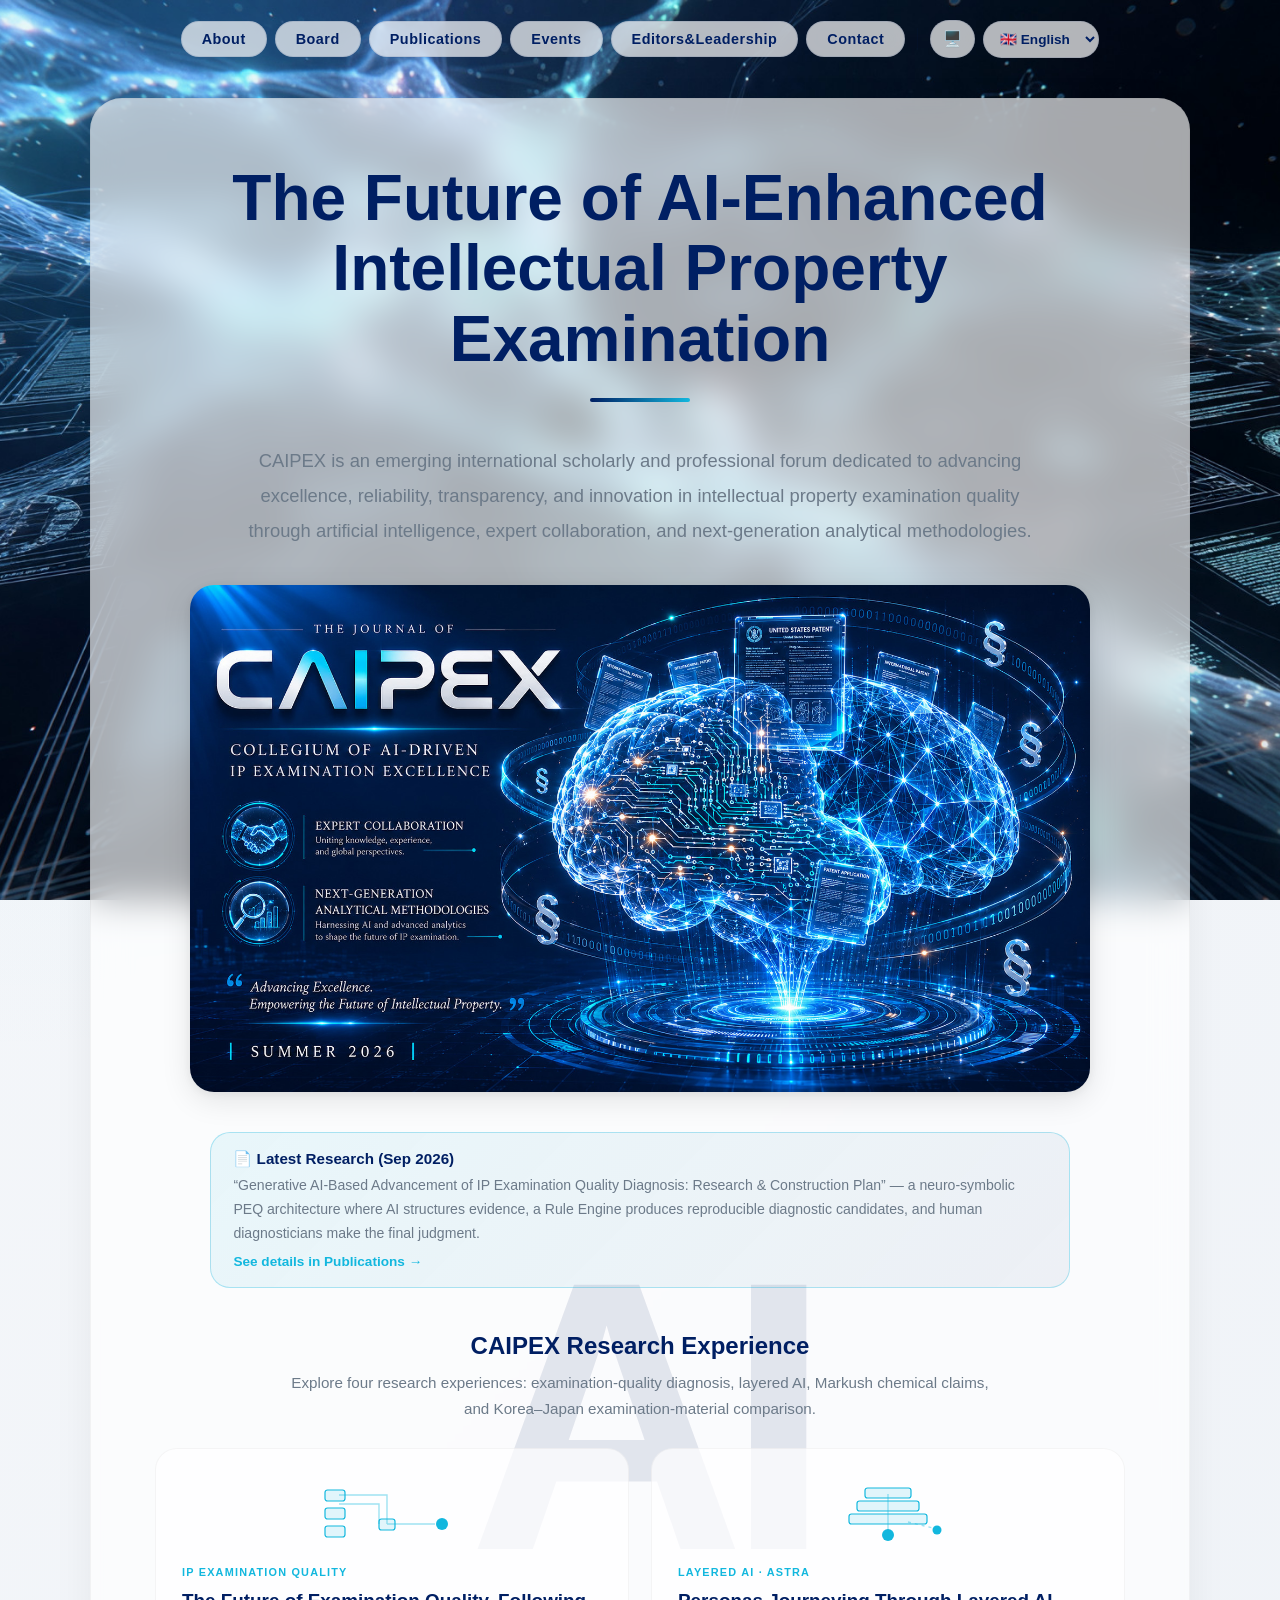
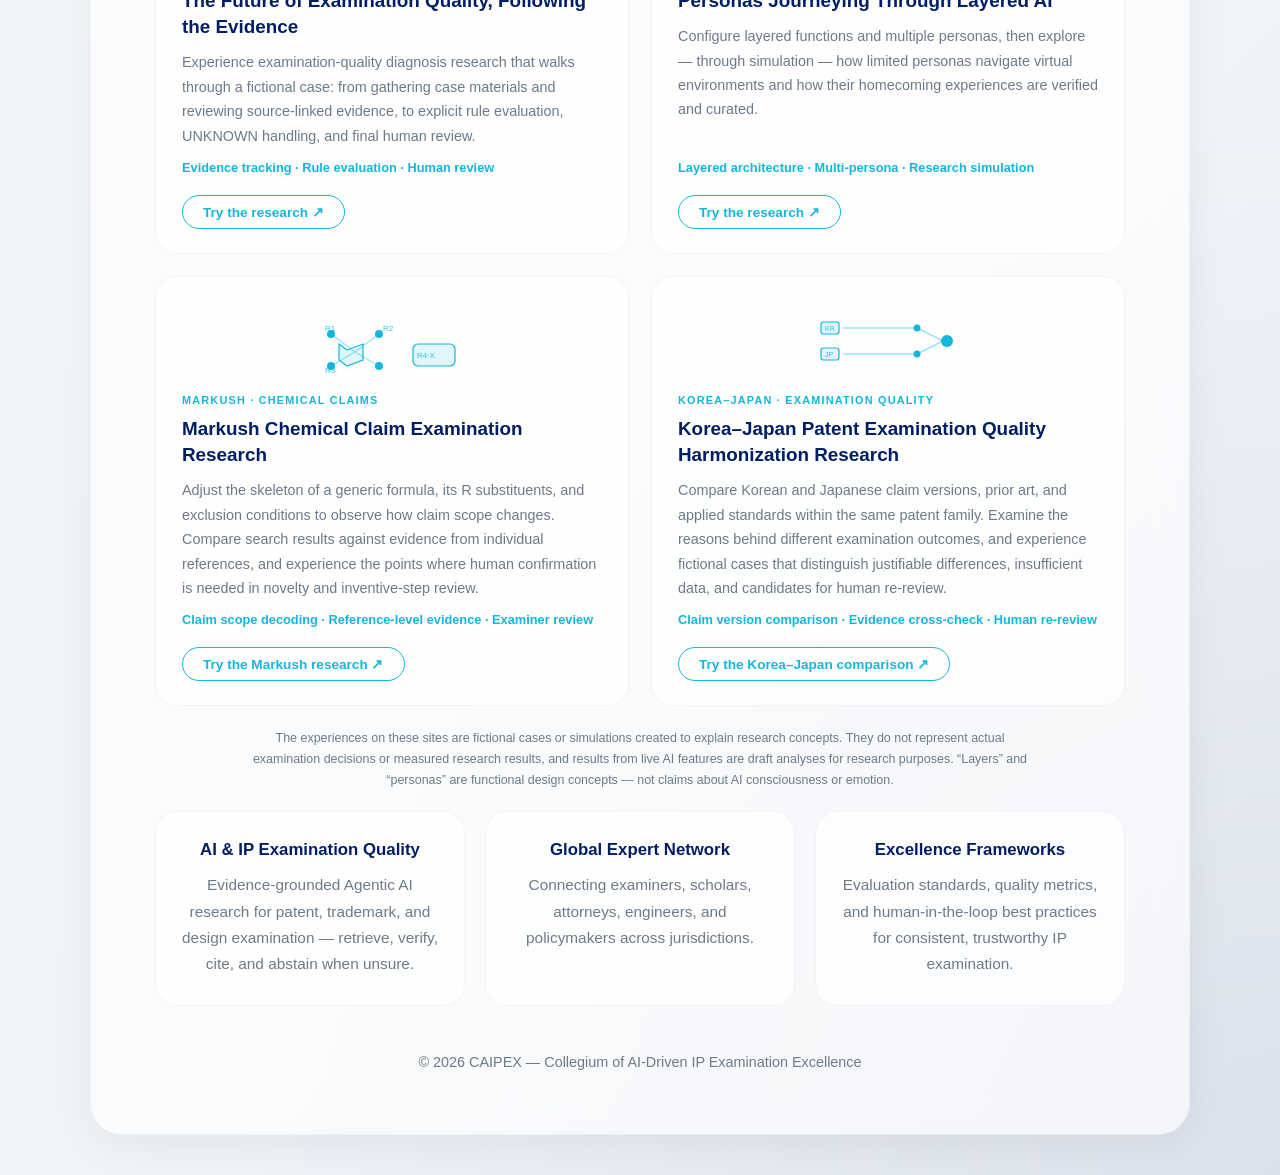
<file: index.html>
<!DOCTYPE html>
<html lang="en">
<head>
  <meta charset="UTF-8" />
  <meta name="viewport" content="width=device-width, initial-scale=1.0" />
  <title>CAIPEX — Official Website</title>
  <meta
    name="description"
    content="CAIPEX - Collegium of AI-Driven IP Examination Excellence. Advancing excellence in intellectual property examination quality through AI-driven expertise and global collaboration."
  />
  <link rel="stylesheet" href="assets/site.css" />
  <link rel="icon" href="favicon.svg" type="image/svg+xml" />
  <script src="assets/i18n.js"></script>
  <script>
    /* 테마 설정 — 페인트 전에 적용 (FOUC 방지), 기본값: 시스템 모드 */
    (function () {
      function resolveTheme(mode) {
        if (mode === 'dark') return 'dark';
        if (mode === 'light') return 'light';
        return window.matchMedia('(prefers-color-scheme: dark)').matches ? 'dark' : 'light';
      }
      var saved = localStorage.getItem('caipex-theme') || 'system';
      document.documentElement.setAttribute('data-theme', resolveTheme(saved));
      window.matchMedia('(prefers-color-scheme: dark)').addEventListener('change', function (e) {
        var mode = localStorage.getItem('caipex-theme') || 'system';
        if (mode === 'system') document.documentElement.setAttribute('data-theme', e.matches ? 'dark' : 'light');
      });
    })();
  </script>
</head>
<body>

  <div class="bg-shape"></div>

  <!-- 네비게이션 -->
  <nav class="navbar">
    <a class="nav-btn" href="https://caipex.site/about.html" data-i18n="nav.about">About</a>
    <a class="nav-btn" href="https://trademark.moip.ai.kr" data-i18n="nav.board">Board</a>
    <a class="nav-btn" href="https://caipex.site/publications.html" data-i18n="nav.publications">Publications</a>
    <a class="nav-btn" href="https://caipex.site/events.html" data-i18n="nav.events">Events</a>
    <a class="nav-btn" href="https://caipex.site/members.html" data-i18n="nav.members">Editors&Leadership</a>
    <a class="nav-btn" href="https://caipex.site/contact.html" data-i18n="nav.contact">Contact</a>
    <span class="nav-sep"></span>
    <button class="theme-toggle" id="themeToggle" title="System mode">🖥️</button>
    <select class="lang-select" id="langSelect" aria-label="Language"></select>
  </nav>

  <div class="container">
    <section class="hero watermark-ai">

      <h1 data-i18n="index.title" data-i18n-html>
        The Future of <span>AI-Enhanced</span><br />
        Intellectual Property Examination
      </h1>

      <div class="divider"></div>

      <p class="subtitle" data-i18n="index.subtitle">
        CAIPEX is an emerging international scholarly and professional
        forum dedicated to advancing excellence, reliability, transparency,
        and innovation in intellectual property examination quality through
        artificial intelligence, expert collaboration, and next-generation
        analytical methodologies.
      </p>

      <img
        src="hero-image.jpg"
        alt="CAIPEX Conference"
        class="hero-image"
      />

      <!-- 최신 연구 하이라이트 (2026.09 논문 기반 콘텐츠 최신화) -->
      <div class="research-highlight">
        <div class="rh-title" data-i18n="index.researchTitle">📄 Latest Research (Sep 2026)</div>
        <div class="rh-desc" data-i18n="index.researchDesc">
          “Generative AI-Based Advancement of IP Examination Quality Diagnosis: Research &amp; Construction Plan” — a neuro-symbolic PEQ architecture where AI structures evidence, a Rule Engine produces reproducible diagnostic candidates, and human diagnosticians make the final judgment.
        </div>
        <a class="rh-link" href="https://caipex.site/publications.html" data-i18n="index.researchLink">See details in Publications →</a>
      </div>

      <!-- CAIPEX 연구 체험 (연결 사이트 카드) -->
      <div class="research-section">
        <h2 class="research-section-title" data-i18n="research.sectionTitle">CAIPEX Research Experience</h2>
        <p class="research-section-intro" data-i18n="research.sectionIntro">
          Explore four research experiences: examination-quality diagnosis, layered AI, Markush chemical claims, and Korea–Japan examination-material comparison.
        </p>
        <div class="research-grid">

          <!-- 카드 1: 심사품질 고도화 연구 -->
          <a class="research-card" href="https://research.caipex.site/" target="_blank" rel="noopener noreferrer">
            <div class="research-graphic" aria-hidden="true">
              <!-- 문서 → 사실 → 규칙·근거 흐름 (장식용 선·노드) -->
              <svg viewBox="0 0 150 64" focusable="false">
                <g class="g-line">
                  <path d="M22 13 L70 13 L70 42" />
                  <path d="M22 22 L62 22 L62 42" />
                  <path d="M70 42 L118 42" />
                </g>
                <g class="g-fill">
                  <rect x="8" y="8" width="20" height="11" rx="2.5" />
                  <rect x="8" y="26" width="20" height="11" rx="2.5" />
                  <rect x="8" y="44" width="20" height="11" rx="2.5" />
                  <rect x="62" y="37" width="16" height="11" rx="2.5" />
                </g>
                <g class="g-dot">
                  <circle cx="125" cy="42" r="6" />
                  <path d="M123 39.5 L124.5 42 L129 39" class="g-line" stroke-width="1.6" opacity="0.9" />
                </g>
              </svg>
            </div>
            <div class="research-tag" data-i18n="research.card1.tag">IP EXAMINATION QUALITY</div>
            <h3 class="research-card-title" data-i18n="research.card1.title">The Future of Examination Quality, Following the Evidence</h3>
            <p class="research-card-desc" data-i18n="research.card1.desc">
              Experience examination-quality diagnosis research that walks through a fictional case: from gathering case materials and reviewing source-linked evidence, to explicit rule evaluation, UNKNOWN handling, and final human review.
            </p>
            <div class="research-keywords" data-i18n="research.card1.keywords">Evidence tracking · Rule evaluation · Human review</div>
            <span class="research-btn"><span data-i18n="research.tryButton">Try the research ↗</span><span class="sr-only" data-i18n="research.openNewTab">(opens in a new tab)</span></span>
          </a>

          <!-- 카드 2: Astra 계층형 AI 연구 -->
          <a class="research-card" href="https://layer.caipex.site/" target="_blank" rel="noopener noreferrer">
            <div class="research-graphic" aria-hidden="true">
              <!-- 기능 계층과 페르소나 연결 (장식용 계층 그래픽) -->
              <svg viewBox="0 0 150 64" focusable="false">
                <g class="g-line">
                  <path d="M75 12 L75 48" />
                  <path d="M95 40 L120 46" stroke-dasharray="3 4" />
                </g>
                <g class="g-fill">
                  <rect x="52" y="6" width="46" height="10" rx="2.5" />
                  <rect x="44" y="19" width="62" height="10" rx="2.5" />
                  <rect x="36" y="32" width="78" height="10" rx="2.5" />
                </g>
                <g class="g-dot">
                  <circle cx="75" cy="53" r="6" />
                  <circle cx="124" cy="48" r="4.5" />
                </g>
              </svg>
            </div>
            <div class="research-tag" data-i18n="research.card2.tag">LAYERED AI · ASTRA</div>
            <h3 class="research-card-title" data-i18n="research.card2.title">Personas Journeying Through Layered AI</h3>
            <p class="research-card-desc" data-i18n="research.card2.desc">
              Configure layered functions and multiple personas, then explore — through simulation — how limited personas navigate virtual environments and how their homecoming experiences are verified and curated.
            </p>
            <div class="research-keywords" data-i18n="research.card2.keywords">Layered architecture · Multi-persona · Research simulation</div>
            <span class="research-btn"><span data-i18n="research.tryButton">Try the research ↗</span><span class="sr-only" data-i18n="research.openNewTab">(opens in a new tab)</span></span>
          </a>

          <!-- 카드 3: 마쿠쉬 화학 청구항 -->
          <a class="research-card" href="https://markush.caipex.site/" target="_blank" rel="noopener noreferrer">
            <div class="research-graphic" aria-hidden="true">
              <!-- 골격·치환기·범위 관계 (장식용, 특정 화합물 구조식 아님) -->
              <svg viewBox="0 0 150 64" focusable="false">
                <g class="g-line">
                  <path d="M38 42 L14 24" />
                  <path d="M38 42 L62 24" />
                  <path d="M38 42 L14 56" />
                  <path d="M38 42 L62 56" />
                </g>
                <g class="g-fill">
                  <path d="M30 40 L46 34 L46 50 L30 56 L22 50 L22 34 Z" />
                  <rect x="96" y="34" width="42" height="22" rx="5" />
                </g>
                <g class="g-dot">
                  <circle cx="14" cy="24" r="4" />
                  <circle cx="62" cy="24" r="4" />
                  <circle cx="14" cy="56" r="4" />
                  <circle cx="62" cy="56" r="4" />
                </g>
                <g class="g-label">
                  <text x="8" y="21" font-size="8" font-family="Segoe UI, Arial, sans-serif">R1</text>
                  <text x="66" y="21" font-size="8" font-family="Segoe UI, Arial, sans-serif">R2</text>
                  <text x="8" y="63" font-size="8" font-family="Segoe UI, Arial, sans-serif">R3</text>
                  <text x="100" y="48" font-size="8" font-family="Segoe UI, Arial, sans-serif">R4·X</text>
                </g>
              </svg>
            </div>
            <div class="research-tag" data-i18n="research.card3.tag">MARKUSH · CHEMICAL CLAIMS</div>
            <h3 class="research-card-title" data-i18n="research.card3.title">Markush Chemical Claim Examination Research</h3>
            <p class="research-card-desc" data-i18n="research.card3.desc">
              Adjust the skeleton of a generic formula, its R substituents, and exclusion conditions to observe how claim scope changes. Compare search results against evidence from individual references, and experience the points where human confirmation is needed in novelty and inventive-step review.
            </p>
            <div class="research-keywords" data-i18n="research.card3.keywords">Claim scope decoding · Reference-level evidence · Examiner review</div>
            <span class="research-btn"><span data-i18n="research.card3.button">Try the Markush research ↗</span><span class="sr-only" data-i18n="research.openNewTab">(opens in a new tab)</span></span>
          </a>

          <!-- 카드 4: 한·일 특허심사 품질 조율 -->
          <a class="research-card" href="https://moipharmony.caipex.site/" target="_blank" rel="noopener noreferrer">
            <div class="research-graphic" aria-hidden="true">
              <!-- 두 자료 흐름(KR/JP)의 대조와 재검토 지점 (장식용) -->
              <svg viewBox="0 0 150 64" focusable="false">
                <g class="g-line">
                  <path d="M30 18 L104 18" />
                  <path d="M30 44 L104 44" />
                  <path d="M104 18 L130 31" />
                  <path d="M104 44 L130 31" />
                </g>
                <g class="g-fill">
                  <rect x="8" y="12" width="18" height="12" rx="2.5" />
                  <rect x="8" y="38" width="18" height="12" rx="2.5" />
                </g>
                <g class="g-label">
                  <text x="12" y="21" font-size="7" font-family="Segoe UI, Arial, sans-serif">KR</text>
                  <text x="12" y="47" font-size="7" font-family="Segoe UI, Arial, sans-serif">JP</text>
                </g>
                <g class="g-dot">
                  <circle cx="104" cy="18" r="3.5" />
                  <circle cx="104" cy="44" r="3.5" />
                  <circle cx="134" cy="31" r="6" />
                </g>
              </svg>
            </div>
            <div class="research-tag" data-i18n="research.card4.tag">KOREA–JAPAN · EXAMINATION QUALITY</div>
            <h3 class="research-card-title" data-i18n="research.card4.title">Korea–Japan Patent Examination Quality Harmonization Research</h3>
            <p class="research-card-desc" data-i18n="research.card4.desc">
              Compare Korean and Japanese claim versions, prior art, and applied standards within the same patent family. Examine the reasons behind different examination outcomes, and experience fictional cases that distinguish justifiable differences, insufficient data, and candidates for human re-review.
            </p>
            <div class="research-keywords" data-i18n="research.card4.keywords">Claim version comparison · Evidence cross-check · Human re-review</div>
            <span class="research-btn"><span data-i18n="research.card4.button">Try the Korea–Japan comparison ↗</span><span class="sr-only" data-i18n="research.openNewTab">(opens in a new tab)</span></span>
          </a>

        </div>
        <p class="research-disclaimer" data-i18n="research.disclaimer">
          The experiences on these sites are fictional cases or simulations created to explain research concepts. They do not represent actual examination decisions or measured research results, and results from live AI features are draft analyses for research purposes. “Layers” and “personas” are functional design concepts — not claims about AI consciousness or emotion.
        </p>
      </div>

      <!-- Feature 카드 -->
      <div class="features">
        <div class="feature">
          <h3 data-i18n="index.f1.title">AI & IP Examination Quality</h3>
          <p data-i18n="index.f1.desc">
            Evidence-grounded Agentic AI research for patent, trademark, and design examination — retrieve, verify, cite, and abstain when unsure.
          </p>
        </div>

        <div class="feature">
          <h3 data-i18n="index.f2.title">Global Expert Network</h3>
          <p data-i18n="index.f2.desc">
            Connecting examiners, scholars, attorneys, engineers,
            and policymakers across jurisdictions.
          </p>
        </div>

        <div class="feature">
          <h3 data-i18n="index.f3.title">Excellence Frameworks</h3>
          <p data-i18n="index.f3.desc">
            Evaluation standards, quality metrics, and human-in-the-loop best practices for consistent, trustworthy IP examination.
          </p>
        </div>
      </div>

      <footer data-i18n="footer.copyright">
        © 2026 CAIPEX — Collegium of AI-Driven IP Examination Excellence
      </footer>

    </section>
  </div>

  <script src="assets/site.js"></script>
</body>
</html>
</file>
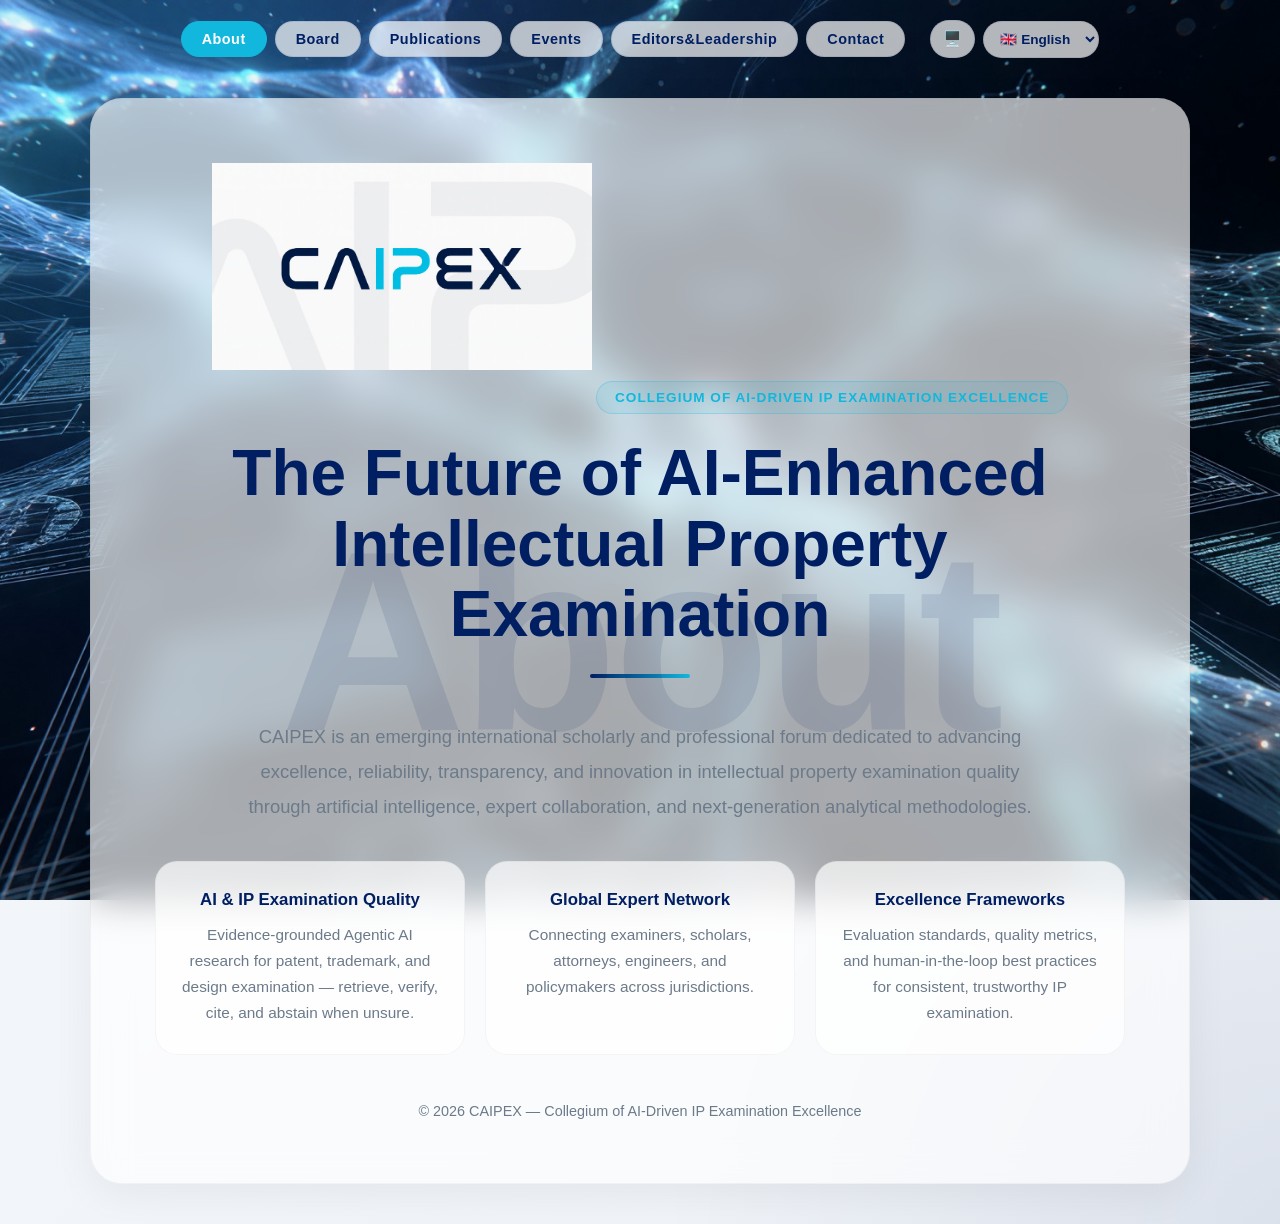
<file: about.html>
<!DOCTYPE html>
<html lang="en">
<head>
  <meta charset="UTF-8" />
  <meta name="viewport" content="width=device-width, initial-scale=1.0" />
  <title data-i18n="meta.about">CAIPEX — About</title>
  <meta
    name="description"
    content="CAIPEX - About — Collegium of AI-Driven IP Examination Excellence."
  />
  <link rel="stylesheet" href="assets/site.css" />
  <link rel="icon" href="favicon.svg" type="image/svg+xml" />
  <script src="assets/i18n.js"></script>
  <script>
    (function () {
      function resolveTheme(mode) {
        if (mode === 'dark') return 'dark';
        if (mode === 'light') return 'light';
        return window.matchMedia('(prefers-color-scheme: dark)').matches ? 'dark' : 'light';
      }
      var saved = localStorage.getItem('caipex-theme') || 'system';
      document.documentElement.setAttribute('data-theme', resolveTheme(saved));
      window.matchMedia('(prefers-color-scheme: dark)').addEventListener('change', function (e) {
        var mode = localStorage.getItem('caipex-theme') || 'system';
        if (mode === 'system') document.documentElement.setAttribute('data-theme', e.matches ? 'dark' : 'light');
      });
    })();
  </script>
</head>
<body>

  <div class="bg-shape"></div>

  <nav class="navbar">
    <a class="nav-btn active" href="https://caipex.site/about.html" data-i18n="nav.about">About</a>
    <a class="nav-btn" href="https://trademark.moip.ai.kr" data-i18n="nav.board">Board</a>
    <a class="nav-btn" href="https://caipex.site/publications.html" data-i18n="nav.publications">Publications</a>
    <a class="nav-btn" href="https://caipex.site/events.html" data-i18n="nav.events">Events</a>
    <a class="nav-btn" href="https://caipex.site/members.html" data-i18n="nav.members">Editors&Leadership</a>
    <a class="nav-btn" href="https://caipex.site/contact.html" data-i18n="nav.contact">Contact</a>
    <span class="nav-sep"></span>
    <button class="theme-toggle" id="themeToggle" title="System mode">🖥️</button>
    <select class="lang-select" id="langSelect" aria-label="Language"></select>
  </nav>

  <div class="container">
    <section class="hero watermark-about">

      <img
        src="caipexlogo.jpg"
        alt="CAIPEX Logo"
        class="logo"
      />

      <div class="tag" data-i18n="about.tag">
        COLLEGIUM OF AI-DRIVEN IP EXAMINATION EXCELLENCE
      </div>

      <h1 data-i18n="about.title" data-i18n-html>
        The Future of <span>AI-Enhanced</span><br />
        Intellectual Property Examination
      </h1>

      <div class="divider"></div>

      <p class="subtitle" data-i18n="about.subtitle">
        CAIPEX is an emerging international scholarly and professional
        forum dedicated to advancing excellence, reliability, transparency,
        and innovation in intellectual property examination quality through
        artificial intelligence, expert collaboration, and next-generation
        analytical methodologies.
      </p>

      <div class="features">
        <div class="feature">
          <h3 data-i18n="index.f1.title">AI & IP Examination Quality</h3>
          <p data-i18n="index.f1.desc">
            Evidence-grounded Agentic AI research for patent, trademark, and design examination — retrieve, verify, cite, and abstain when unsure.
          </p>
        </div>

        <div class="feature">
          <h3 data-i18n="index.f2.title">Global Expert Network</h3>
          <p data-i18n="index.f2.desc">
            Connecting examiners, scholars, attorneys, engineers,
            and policymakers across jurisdictions.
          </p>
        </div>

        <div class="feature">
          <h3 data-i18n="index.f3.title">Excellence Frameworks</h3>
          <p data-i18n="index.f3.desc">
            Evaluation standards, quality metrics, and human-in-the-loop best practices for consistent, trustworthy IP examination.
          </p>
        </div>
      </div>

      <footer data-i18n="footer.copyright">
        © 2026 CAIPEX — Collegium of AI-Driven IP Examination Excellence
      </footer>

    </section>
  </div>

  <script src="assets/site.js"></script>
</body>
</html>
</file>
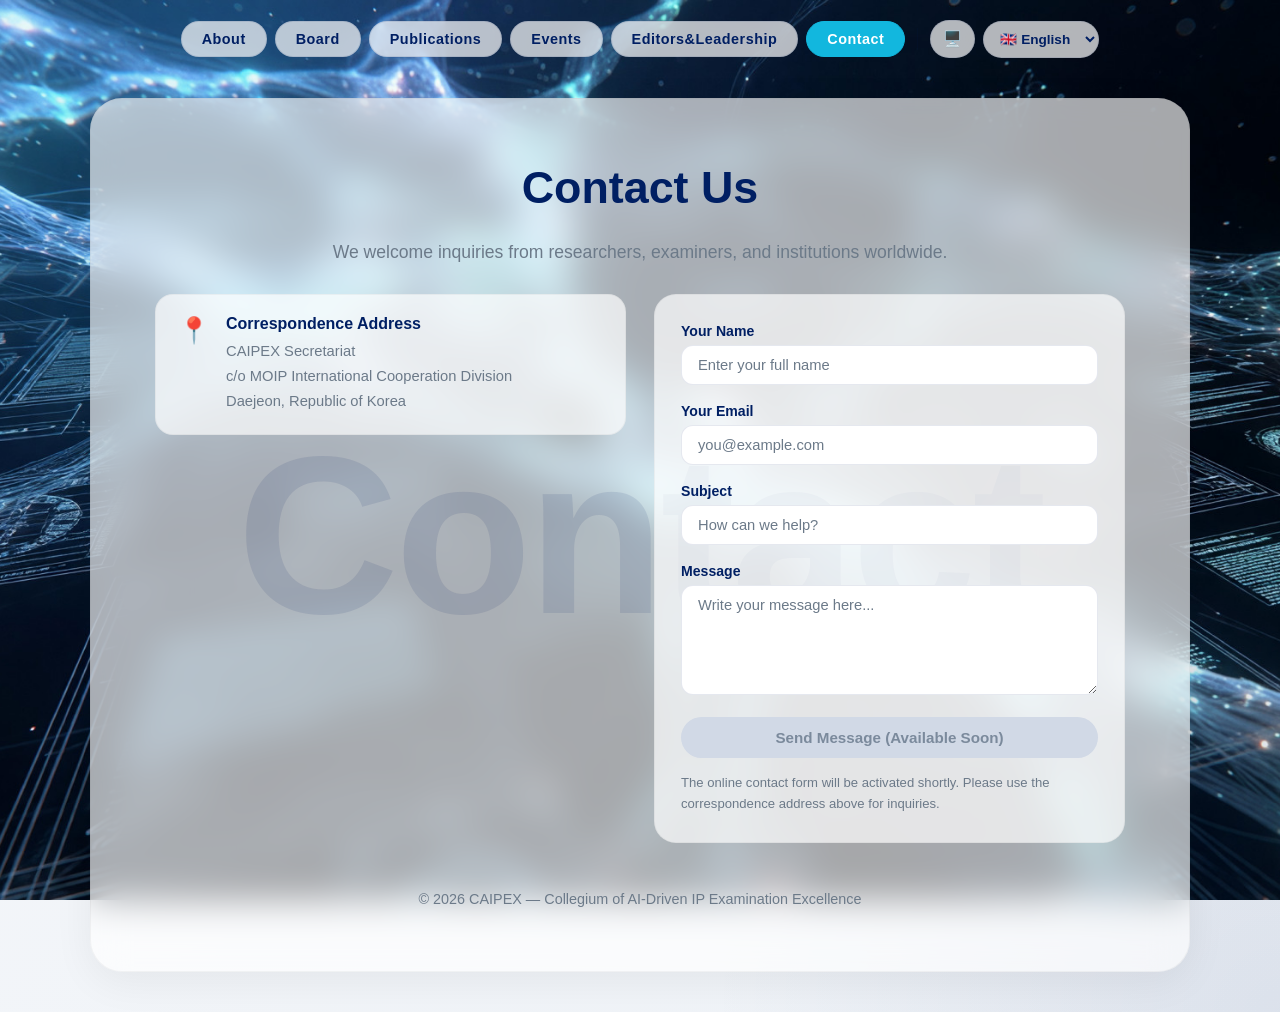
<file: contact.html>
<!DOCTYPE html>
<html lang="en">
<head>
  <meta charset="UTF-8" />
  <meta name="viewport" content="width=device-width, initial-scale=1.0" />
  <title data-i18n="meta.contact">CAIPEX — Contact</title>
  <meta
    name="description"
    content="CAIPEX - Contact. We welcome inquiries from researchers, examiners, and institutions worldwide."
  />
  <link rel="stylesheet" href="assets/site.css" />
  <link rel="icon" href="favicon.svg" type="image/svg+xml" />
  <script src="assets/i18n.js"></script>
  <script>
    (function () {
      function resolveTheme(mode) {
        if (mode === 'dark') return 'dark';
        if (mode === 'light') return 'light';
        return window.matchMedia('(prefers-color-scheme: dark)').matches ? 'dark' : 'light';
      }
      var saved = localStorage.getItem('caipex-theme') || 'system';
      document.documentElement.setAttribute('data-theme', resolveTheme(saved));
      window.matchMedia('(prefers-color-scheme: dark)').addEventListener('change', function (e) {
        var mode = localStorage.getItem('caipex-theme') || 'system';
        if (mode === 'system') document.documentElement.setAttribute('data-theme', e.matches ? 'dark' : 'light');
      });
    })();
  </script>
</head>
<body>
  <div class="bg-shape"></div>

  <nav class="navbar">
    <a class="nav-btn" href="https://caipex.site/about.html" data-i18n="nav.about">About</a>
    <a class="nav-btn" href="https://trademark.moip.ai.kr" data-i18n="nav.board">Board</a>
    <a class="nav-btn" href="https://caipex.site/publications.html" data-i18n="nav.publications">Publications</a>
    <a class="nav-btn" href="https://caipex.site/events.html" data-i18n="nav.events">Events</a>
    <a class="nav-btn" href="https://caipex.site/members.html" data-i18n="nav.members">Editors&Leadership</a>
    <a class="nav-btn active" href="https://caipex.site/contact.html" data-i18n="nav.contact">Contact</a>
    <span class="nav-sep"></span>
    <button class="theme-toggle" id="themeToggle" title="System mode">🖥️</button>
    <select class="lang-select" id="langSelect" aria-label="Language"></select>
  </nav>

  <div class="container">
    <section class="hero watermark-contact">

      <h1 class="page-title" data-i18n="contact.title">Contact Us</h1>
      <p class="page-subtitle" data-i18n="contact.subtitle">
        We welcome inquiries from researchers, examiners, and institutions worldwide.
      </p>

      <div class="contact-grid">

        <div class="contact-info">
          <div class="info-item">
            <div class="info-icon">📍</div>
            <div class="info-text">
              <h4 data-i18n="contact.addressTitle">Correspondence Address</h4>
              <p data-i18n="contact.address" data-i18n-html>CAIPEX Secretariat<br>
              c/o MOIP International Cooperation Division<br>
              Daejeon, Republic of Korea</p>
            </div>
          </div>
        </div>

        <div class="contact-form">
          <form id="contactForm" onsubmit="return false;">
            <div class="form-group">
              <label for="name" data-i18n="contact.formName">Your Name</label>
              <input type="text" id="name" name="name" placeholder="Enter your full name" data-i18n-ph="contact.formNamePh" disabled>
            </div>
            <div class="form-group">
              <label for="email" data-i18n="contact.formEmail">Your Email</label>
              <input type="email" id="email" name="email" placeholder="you@example.com" data-i18n-ph="contact.formEmailPh" disabled>
            </div>
            <div class="form-group">
              <label for="subject" data-i18n="contact.formSubject">Subject</label>
              <input type="text" id="subject" name="subject" placeholder="How can we help?" data-i18n-ph="contact.formSubjectPh" disabled>
            </div>
            <div class="form-group">
              <label for="message" data-i18n="contact.formMessage">Message</label>
              <textarea id="message" name="message" placeholder="Write your message here..." data-i18n-ph="contact.formMessagePh" disabled></textarea>
            </div>

            <button type="submit" class="btn-submit disabled" disabled data-i18n="contact.formSubmit">
              Send Message (Available Soon)
            </button>
          </form>
          <p class="form-note" data-i18n="contact.formNote">
            The online contact form will be activated shortly. Please use the correspondence address above for inquiries.
          </p>
        </div>

      </div>

      <footer data-i18n="footer.copyright">
        © 2026 CAIPEX — Collegium of AI-Driven IP Examination Excellence
      </footer>
    </section>
  </div>

  <script src="assets/site.js"></script>
</body>
</html>
</file>
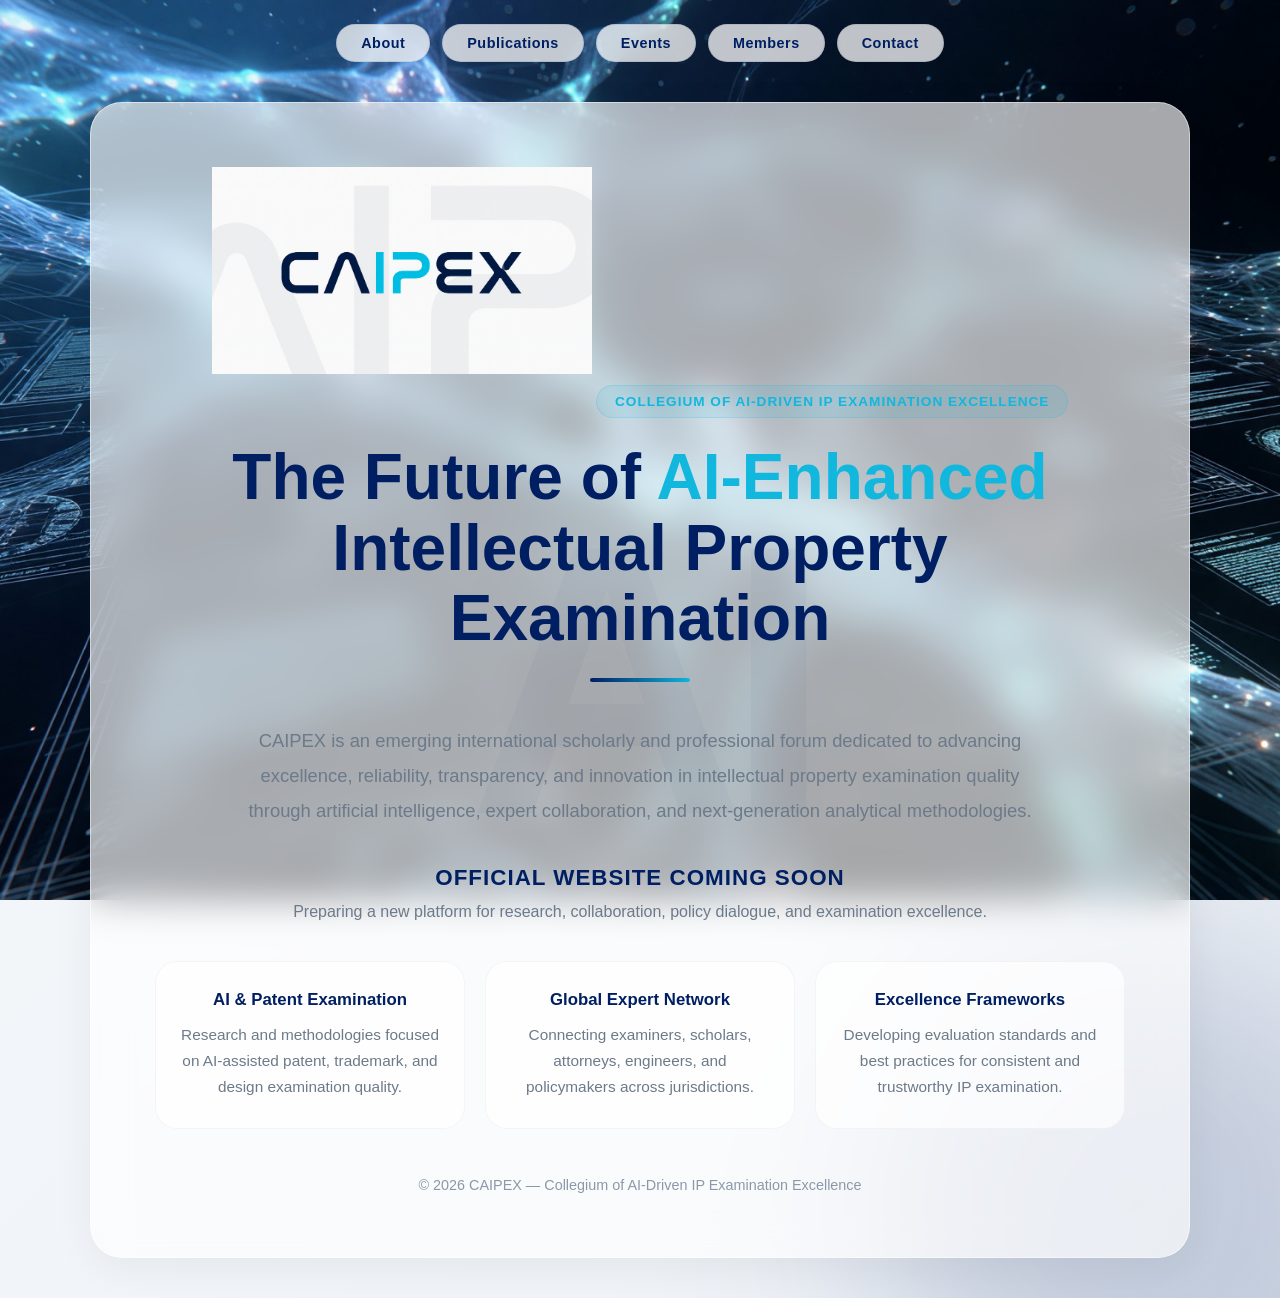
<file: index_preparing.html>
<!DOCTYPE html>
<html lang="en">
<head>
  <meta charset="UTF-8" />
  <meta name="viewport" content="width=device-width, initial-scale=1.0" />
  <title>CAIPEX — Official Website</title>

  <meta
    name="description"
    content="CAIPEX - Collegium of AI-Driven IP Examination Excellence. Advancing excellence in intellectual property examination quality through AI-driven expertise and global collaboration."
  />

  <!-- Fonts (기존 유지) -->
  <link rel="preconnect" href="https://fonts.googleapis.com">
  <link rel="preconnect" href="https://fonts.gstatic.com" crossorigin>
  <!-- 필요시 Google Fonts 추가 가능 -->
  <!-- <link href="https://fonts.googleapis.com/css2?family=Inter:wght@400;600;700;800&display=swap" rel="stylesheet"> -->

  <style>
    * {
      margin: 0;
      padding: 0;
      box-sizing: border-box;
    }

    :root {
      --navy: #001f63;
      --cyan: #12b7de;
      --bg: #f4f6f8;
      --text: #1f2b3a;
      --muted: #6c7a89;
      --glass: rgba(255,255,255,0.08);
      --border: rgba(255,255,255,0.12);
    }

    body {
      font-family: "Segoe UI", "Helvetica Neue", Arial, sans-serif;
      /* 배경 이미지 + 그라데이션 이중 구조 */
      background:
        url('background.jpg') no-repeat center center fixed,
        radial-gradient(circle at top left, rgba(18,183,222,0.08), transparent 35%),
        radial-gradient(circle at bottom right, rgba(0,31,99,0.08), transparent 35%),
        linear-gradient(135deg, #f5f7fa 0%, #eef2f7 100%);
      background-size: cover, auto, auto, auto;
      color: var(--text);
      min-height: 100vh;
      overflow-x: hidden;
      position: relative;
    }

    /* background.jpg가 없을 경우 그라데이션만 보이도록 fallback (자동 처리됨) */

    /* Background geometric layer (기존 유지) */
    .bg-shape {
      position: absolute;
      inset: 0;
      overflow: hidden;
      z-index: 0;
    }

    .bg-shape::before,
    .bg-shape::after {
      content: "";
      position: absolute;
      border-radius: 50%;
      filter: blur(80px);
      opacity: 0.12;
    }

    .bg-shape::before {
      width: 500px;
      height: 500px;
      background: var(--cyan);
      top: -120px;
      left: -120px;
    }

    .bg-shape::after {
      width: 500px;
      height: 500px;
      background: var(--navy);
      bottom: -150px;
      right: -100px;
    }

    /* ───── 네비게이션 바 (신규 추가) ───── */
    .navbar {
      position: relative;
      z-index: 10;
      display: flex;
      justify-content: center;
      gap: 12px;
      padding: 24px 24px 0 24px;
      flex-wrap: wrap;
    }

    .nav-btn {
      padding: 10px 24px;
      border-radius: 999px;
      background: rgba(255,255,255,0.55);
      backdrop-filter: blur(10px);
      border: 1px solid rgba(0,31,99,0.1);
      color: var(--navy);
      font-weight: 600;
      font-size: 0.9rem;
      letter-spacing: 0.5px;
      cursor: not-allowed;
      transition: all 0.3s ease;
      text-decoration: none;
      display: inline-block;
      position: relative;
      opacity: 0.65;
    }

    /* 활성화된 버튼 스타일 (disabled 클래스가 없을 때) */
    .nav-btn:not(.disabled) {
      cursor: pointer;
      opacity: 1;
      background: rgba(255,255,255,0.75);
    }

    .nav-btn:not(.disabled):hover {
      background: var(--cyan);
      color: white;
      border-color: var(--cyan);
      transform: translateY(-2px);
      box-shadow: 0 6px 20px rgba(18,183,222,0.25);
    }

    /* 비활성화된 버튼 */
    .nav-btn.disabled {
      cursor: not-allowed;
      opacity: 0.55;
    }

    .nav-btn.disabled::after {
      content: "Soon";
      position: absolute;
      top: -8px;
      right: -4px;
      background: var(--cyan);
      color: white;
      font-size: 0.6rem;
      font-weight: 700;
      padding: 2px 8px;
      border-radius: 999px;
      letter-spacing: 0.5px;
      pointer-events: none;
    }

    .nav-btn.disabled:hover {
      opacity: 0.7;
      background: rgba(255,255,255,0.7);
    }

    /* ───── 메인 컨테이너 (기존 유지) ───── */
    .container {
      position: relative;
      z-index: 1;
      min-height: calc(100vh - 80px);
      display: flex;
      align-items: center;
      justify-content: center;
      padding: 40px 24px;
    }

    .hero {
      width: 100%;
      max-width: 1100px;
      background: rgba(255,255,255,0.65);
      backdrop-filter: blur(18px);
      border: 1px solid rgba(255,255,255,0.5);
      border-radius: 32px;
      padding: 64px;
      box-shadow:
        0 10px 40px rgba(0,0,0,0.06),
        0 0 1px rgba(0,0,0,0.1);
      text-align: center;
      position: relative;
      overflow: hidden;
    }

    .hero::before {
      content: "AI";
      position: absolute;
      top: 50%;
      left: 50%;
      transform: translate(-50%, -50%);
      font-size: 24rem;
      font-weight: 800;
      color: rgba(0,31,99,0.03);
      letter-spacing: -20px;
      user-select: none;
      pointer-events: none;
    }

    .logo {
      width: 380px;
      max-width: 90%;
      margin-bottom: 32px;
      position: relative;
      z-index: 2;
    }

    .tag {
      display: inline-block;
      padding: 8px 18px;
      border-radius: 999px;
      background: rgba(18,183,222,0.1);
      color: var(--cyan);
      font-weight: 600;
      letter-spacing: 1px;
      font-size: 0.85rem;
      margin-bottom: 24px;
      border: 1px solid rgba(18,183,222,0.18);
      position: relative;
      z-index: 2;
    }

    h1 {
      font-size: clamp(2rem, 5vw, 4.3rem);
      line-height: 1.1;
      font-weight: 800;
      color: var(--navy);
      margin-bottom: 24px;
      position: relative;
      z-index: 2;
    }

    h1 span {
      color: var(--cyan);
    }

    .subtitle {
      max-width: 820px;
      margin: 0 auto 36px;
      font-size: 1.15rem;
      line-height: 1.9;
      color: var(--muted);
      position: relative;
      z-index: 2;
    }

    .divider {
      width: 100px;
      height: 4px;
      margin: 0 auto 42px;
      background: linear-gradient(90deg, var(--navy), var(--cyan));
      border-radius: 999px;
    }

    .coming {
      font-size: 1.4rem;
      font-weight: 700;
      color: var(--navy);
      margin-bottom: 12px;
      letter-spacing: 1px;
    }

    .launch {
      color: var(--muted);
      font-size: 1rem;
      margin-bottom: 40px;
    }

    /* Feature 카드 (기존 유지) */
    .features {
      display: grid;
      grid-template-columns: repeat(auto-fit, minmax(220px, 1fr));
      gap: 20px;
      margin-top: 20px;
      position: relative;
      z-index: 2;
    }

    .feature {
      background: rgba(255,255,255,0.7);
      border: 1px solid rgba(0,0,0,0.04);
      border-radius: 22px;
      padding: 28px 22px;
      transition: 0.3s ease;
    }

    .feature:hover {
      transform: translateY(-6px);
      box-shadow: 0 12px 30px rgba(0,0,0,0.08);
    }

    .feature h3 {
      color: var(--navy);
      margin-bottom: 12px;
      font-size: 1.05rem;
    }

    .feature p {
      color: var(--muted);
      line-height: 1.7;
      font-size: 0.96rem;
    }

    footer {
      margin-top: 48px;
      color: #8b98a7;
      font-size: 0.9rem;
      position: relative;
      z-index: 2;
    }

    @media (max-width: 768px) {
      .navbar {
        gap: 6px;
        padding: 16px 12px 0 12px;
      }

      .nav-btn {
        padding: 8px 14px;
        font-size: 0.75rem;
      }

      .hero {
        padding: 48px 28px;
      }

      .hero::before {
        font-size: 12rem;
      }

      .subtitle {
        font-size: 1rem;
        line-height: 1.8;
      }

      .coming {
        font-size: 1.15rem;
      }
    }
  </style>
</head>
<body>

  <div class="bg-shape"></div>

  <!-- ═══════════════ 상단 네비게이션 (비활성화 상태) ═══════════════ -->
  <!--
    [기능 추가 방법]
    1. 활성화할 버튼에서 class="nav-btn disabled" → class="nav-btn"로 변경
    2. href="pages/about.html" 등 링크 추가
    3. 해당 HTML 파일을 생성하여 연결
  -->
  <nav class="navbar">
    <a class="nav-btn" href="about.html">About</a>
    <a class="nav-btn" href="publications.html">Publications</a>
    <a class="nav-btn" href="events.html">Events</a>
    <a class="nav-btn" href="members.html">Members</a>
    <a class="nav-btn" href="contact.html">Contact</a>
  </nav>

  <!-- ═══════════════ 히어로 섹션 ═══════════════ -->
  <div class="container">
    <section class="hero">

      <!-- 로고 이미지 (caipexlogo.jpg) -->
      <img
        src="caipexlogo.jpg"
        alt="CAIPEX Logo"
        class="logo"
      />

      <div class="tag">
        COLLEGIUM OF AI-DRIVEN IP EXAMINATION EXCELLENCE
      </div>

      <h1>
        The Future of <span>AI-Enhanced</span><br />
        Intellectual Property Examination
      </h1>

      <div class="divider"></div>

      <p class="subtitle">
        CAIPEX is an emerging international scholarly and professional
        forum dedicated to advancing excellence, reliability, transparency,
        and innovation in intellectual property examination quality through
        artificial intelligence, expert collaboration, and next-generation
        analytical methodologies.
      </p>

      <div class="coming">
        OFFICIAL WEBSITE COMING SOON
      </div>

      <div class="launch">
        Preparing a new platform for research, collaboration, policy dialogue,
        and examination excellence.
      </div>

      <!-- Feature 카드 (기존 유지) -->
      <div class="features">
        <div class="feature">
          <h3>AI & Patent Examination</h3>
          <p>
            Research and methodologies focused on AI-assisted patent,
            trademark, and design examination quality.
          </p>
        </div>

        <div class="feature">
          <h3>Global Expert Network</h3>
          <p>
            Connecting examiners, scholars, attorneys, engineers,
            and policymakers across jurisdictions.
          </p>
        </div>

        <div class="feature">
          <h3>Excellence Frameworks</h3>
          <p>
            Developing evaluation standards and best practices for
            consistent and trustworthy IP examination.
          </p>
        </div>
      </div>

      <footer>
        © 2026 CAIPEX — Collegium of AI-Driven IP Examination Excellence
      </footer>

    </section>
  </div>

  <!-- ═══════════════ JavaScript: 버튼 비활성화 확인용 (선택사항) ═══════════════ -->
  <script>
    // 비활성화된 버튼 클릭 시 부드럽게 알림 (추후 제거 가능)
    document.querySelectorAll('.nav-btn.disabled').forEach(btn => {
      btn.addEventListener('click', (e) => {
        e.preventDefault();
        // 조용히 무시하거나, 콘솔에만 기록 (사용자에게 방해되지 않도록)
        console.log(`"${btn.textContent.trim()}" 페이지는 아직 준비 중입니다.`);
      });
    });
  </script>

</body>
</html>
</file>
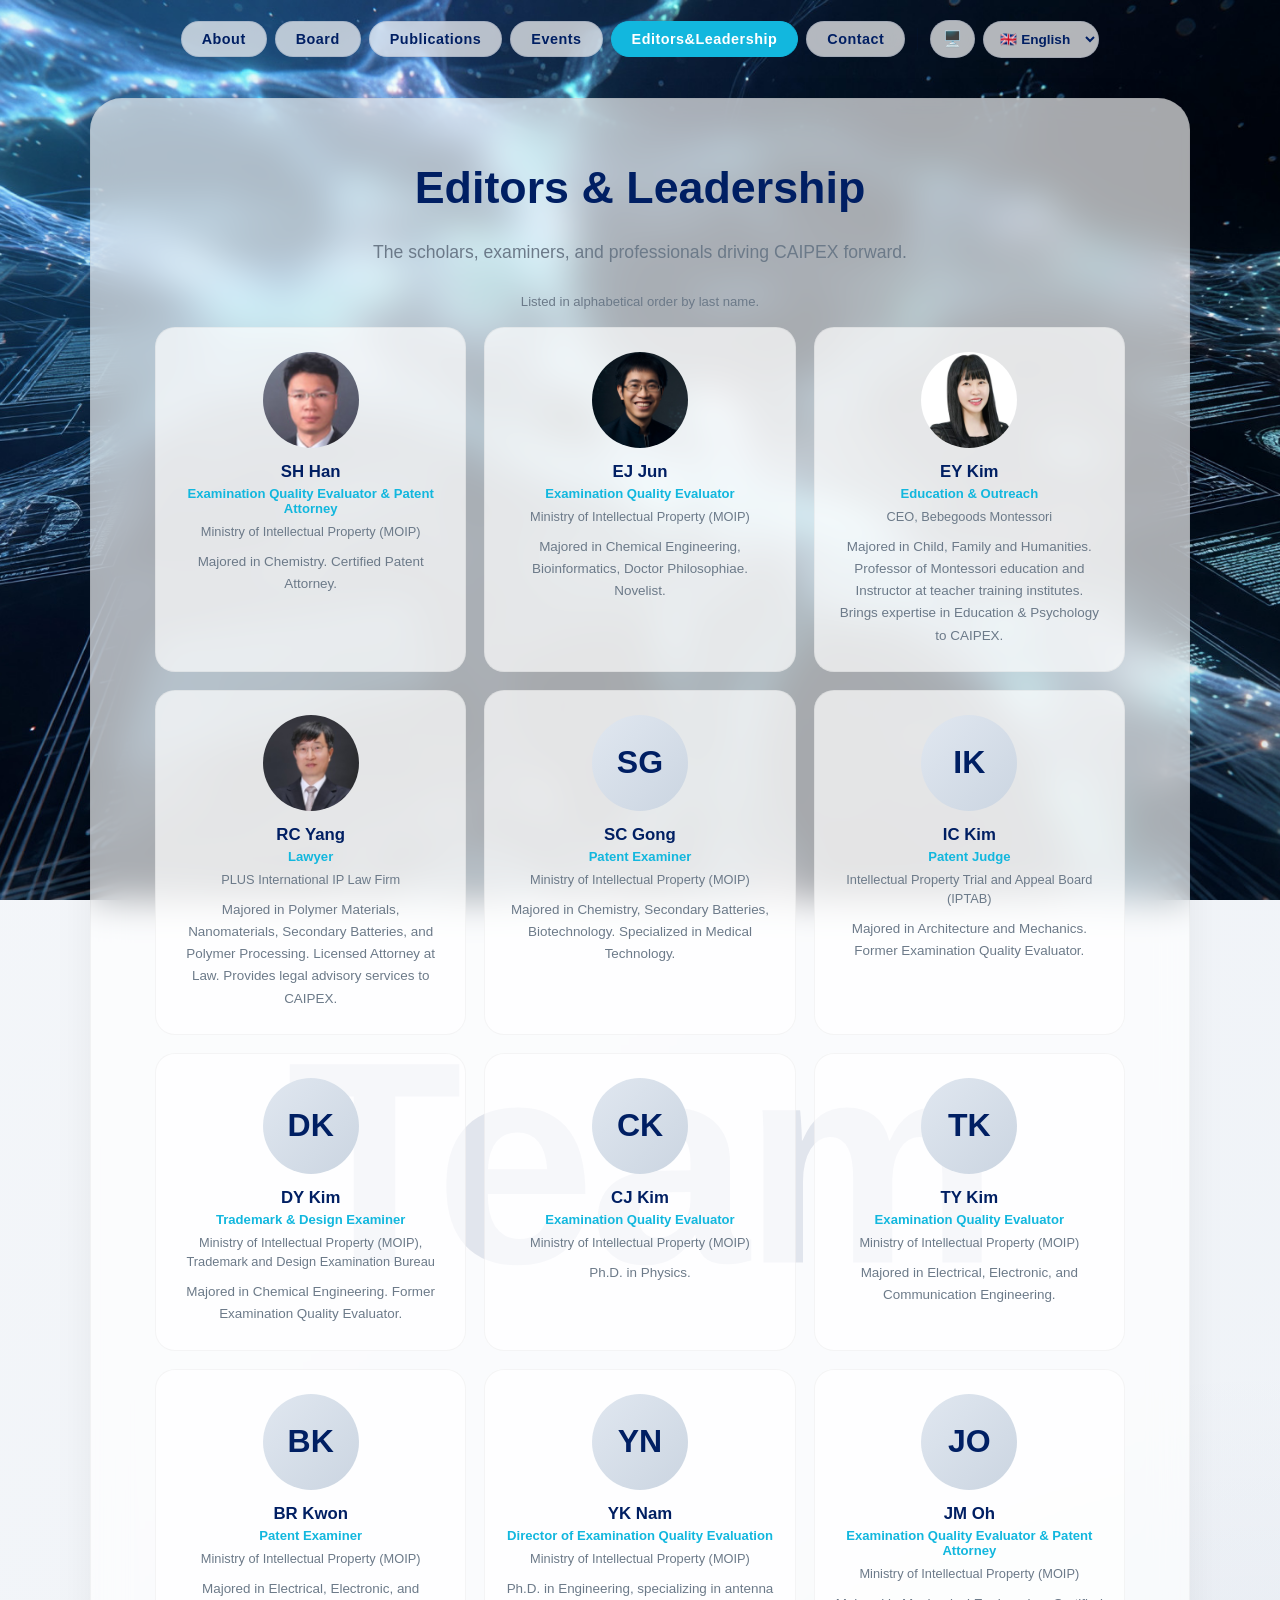
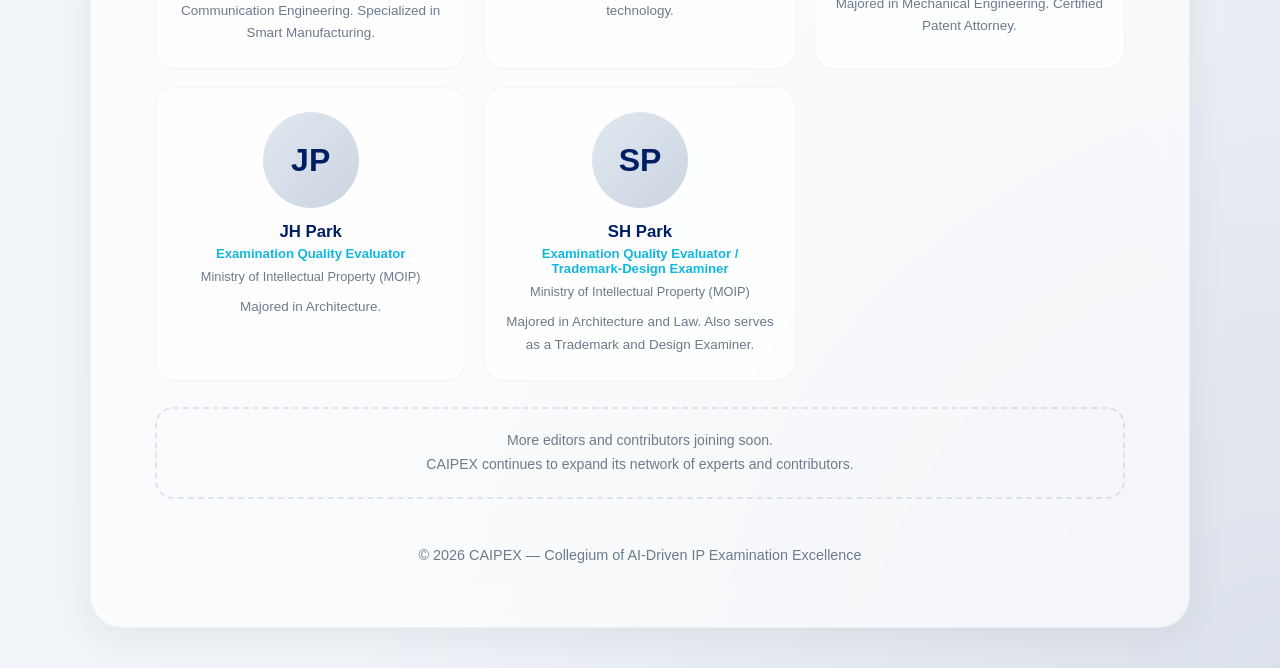
<file: members.html>
<!DOCTYPE html>
<html lang="en">
<head>
  <meta charset="UTF-8" />
  <meta name="viewport" content="width=device-width, initial-scale=1.0" />
  <title data-i18n="meta.members">CAIPEX — Editors &amp; Leadership</title>
  <meta
    name="description"
    content="CAIPEX - Editors & Leadership. The scholars, examiners, and professionals driving CAIPEX forward."
  />
  <link rel="stylesheet" href="assets/site.css" />
  <link rel="icon" href="favicon.svg" type="image/svg+xml" />
  <script src="assets/i18n.js"></script>
  <script>
    (function () {
      function resolveTheme(mode) {
        if (mode === 'dark') return 'dark';
        if (mode === 'light') return 'light';
        return window.matchMedia('(prefers-color-scheme: dark)').matches ? 'dark' : 'light';
      }
      var saved = localStorage.getItem('caipex-theme') || 'system';
      document.documentElement.setAttribute('data-theme', resolveTheme(saved));
      window.matchMedia('(prefers-color-scheme: dark)').addEventListener('change', function (e) {
        var mode = localStorage.getItem('caipex-theme') || 'system';
        if (mode === 'system') document.documentElement.setAttribute('data-theme', e.matches ? 'dark' : 'light');
      });
    })();
  </script>
</head>
<body>
  <div class="bg-shape"></div>

  <nav class="navbar">
    <a class="nav-btn" href="https://caipex.site/about.html" data-i18n="nav.about">About</a>
    <a class="nav-btn" href="https://trademark.moip.ai.kr" data-i18n="nav.board">Board</a>
    <a class="nav-btn" href="https://caipex.site/publications.html" data-i18n="nav.publications">Publications</a>
    <a class="nav-btn" href="https://caipex.site/events.html" data-i18n="nav.events">Events</a>
    <a class="nav-btn active" href="https://caipex.site/members.html" data-i18n="nav.members">Editors&Leadership</a>
    <a class="nav-btn" href="https://caipex.site/contact.html" data-i18n="nav.contact">Contact</a>
    <span class="nav-sep"></span>
    <button class="theme-toggle" id="themeToggle" title="System mode">🖥️</button>
    <select class="lang-select" id="langSelect" aria-label="Language"></select>
  </nav>

  <div class="container">
    <section class="hero watermark-team">

      <h1 class="page-title" data-i18n="member.title">Editors &amp; Leadership</h1>
      <p class="page-subtitle" data-i18n="member.subtitle">
        The scholars, examiners, and professionals driving CAIPEX forward.
      </p>

      <p class="list-note" data-i18n="member.note">Listed in alphabetical order by last name.</p>

      <div class="members-grid">

        <div class="member-card">
          <div class="member-photo">
            <img src="images/members/photoHAN.jpg" alt="SH Han">
          </div>
          <div class="member-name">SH Han</div>
          <div class="member-role" data-i18n="member.role1">Examination Quality Evaluator &amp; Patent Attorney</div>
          <div class="member-affiliation" data-i18n="member.aff.moip">Ministry of Intellectual Property (MOIP)</div>
          <div class="member-bio" data-i18n="member.bio1">Majored in Chemistry. Certified Patent Attorney.</div>
        </div>

        <div class="member-card">
          <div class="member-photo">
            <img src="images/members/photoEJ.jpg" alt="EJ Jun">
          </div>
          <div class="member-name">EJ Jun</div>
          <div class="member-role" data-i18n="member.role2">Examination Quality Evaluator</div>
          <div class="member-affiliation" data-i18n="member.aff.moip">Ministry of Intellectual Property (MOIP)</div>
          <div class="member-bio" data-i18n="member.bio2">Majored in Chemical Engineering, Bioinformatics, Doctor Philosophiae. Novelist.</div>
        </div>

        <div class="member-card">
          <div class="member-photo">
            <img src="images/members/photoEY.jpg" alt="EY Kim">
          </div>
          <div class="member-name">EY Kim</div>
          <div class="member-role" data-i18n="member.role3">Education &amp; Outreach</div>
          <div class="member-affiliation" data-i18n="member.aff.bebegoods">CEO, Bebegoods Montessori</div>
          <div class="member-bio" data-i18n="member.bio3">Majored in Child, Family and Humanities. Professor of Montessori education and Instructor at teacher training institutes. Brings expertise in Education &amp; Psychology to CAIPEX.</div>
        </div>

        <div class="member-card">
          <div class="member-photo">
            <img src="images/members/photoRC.jpg" alt="RC Yang">
          </div>
          <div class="member-name">RC Yang</div>
          <div class="member-role" data-i18n="member.role4">Lawyer</div>
          <div class="member-affiliation" data-i18n="member.aff.plus">PLUS International IP Law Firm</div>
          <div class="member-bio" data-i18n="member.bio4">Majored in Polymer Materials, Nanomaterials, Secondary Batteries, and Polymer Processing. Licensed Attorney at Law. Provides legal advisory services to CAIPEX.</div>
        </div>

        <div class="member-card">
          <div class="member-photo">
            <span>SG</span>
          </div>
          <div class="member-name">SC Gong</div>
          <div class="member-role" data-i18n="member.role5">Patent Examiner</div>
          <div class="member-affiliation" data-i18n="member.aff.moip">Ministry of Intellectual Property (MOIP)</div>
          <div class="member-bio" data-i18n="member.bio5">Majored in Chemistry, Secondary Batteries, Biotechnology. Specialized in Medical Technology.</div>
        </div>

        <div class="member-card">
          <div class="member-photo">
            <span>IK</span>
          </div>
          <div class="member-name">IC Kim</div>
          <div class="member-role" data-i18n="member.role6">Patent Judge</div>
          <div class="member-affiliation" data-i18n="member.aff.iptab">Intellectual Property Trial and Appeal Board (IPTAB)</div>
          <div class="member-bio" data-i18n="member.bio6">Majored in Architecture and Mechanics. Former Examination Quality Evaluator.</div>
        </div>

        <div class="member-card">
          <div class="member-photo">
            <span>DK</span>
          </div>
          <div class="member-name">DY Kim</div>
          <div class="member-role" data-i18n="member.role7">Trademark &amp; Design Examiner</div>
          <div class="member-affiliation" data-i18n="member.aff.moipTD">Ministry of Intellectual Property (MOIP), Trademark and Design Examination Bureau</div>
          <div class="member-bio" data-i18n="member.bio7">Majored in Chemical Engineering. Former Examination Quality Evaluator.</div>
        </div>

        <div class="member-card">
          <div class="member-photo">
            <span>CK</span>
          </div>
          <div class="member-name">CJ Kim</div>
          <div class="member-role" data-i18n="member.role2">Examination Quality Evaluator</div>
          <div class="member-affiliation" data-i18n="member.aff.moip">Ministry of Intellectual Property (MOIP)</div>
          <div class="member-bio" data-i18n="member.bio8">Ph.D. in Physics.</div>
        </div>

        <div class="member-card">
          <div class="member-photo">
            <span>TK</span>
          </div>
          <div class="member-name">TY Kim</div>
          <div class="member-role" data-i18n="member.role2">Examination Quality Evaluator</div>
          <div class="member-affiliation" data-i18n="member.aff.moip">Ministry of Intellectual Property (MOIP)</div>
          <div class="member-bio" data-i18n="member.bio9">Majored in Electrical, Electronic, and Communication Engineering.</div>
        </div>

        <div class="member-card">
          <div class="member-photo">
            <span>BK</span>
          </div>
          <div class="member-name">BR Kwon</div>
          <div class="member-role" data-i18n="member.role5">Patent Examiner</div>
          <div class="member-affiliation" data-i18n="member.aff.moip">Ministry of Intellectual Property (MOIP)</div>
          <div class="member-bio" data-i18n="member.bio10">Majored in Electrical, Electronic, and Communication Engineering. Specialized in Smart Manufacturing.</div>
        </div>

        <div class="member-card">
          <div class="member-photo">
            <span>YN</span>
          </div>
          <div class="member-name">YK Nam</div>
          <div class="member-role" data-i18n="member.role8">Director of Examination Quality Evaluation</div>
          <div class="member-affiliation" data-i18n="member.aff.moip">Ministry of Intellectual Property (MOIP)</div>
          <div class="member-bio" data-i18n="member.bio11">Ph.D. in Engineering, specializing in antenna technology.</div>
        </div>

        <div class="member-card">
          <div class="member-photo">
            <span>JO</span>
          </div>
          <div class="member-name">JM Oh</div>
          <div class="member-role" data-i18n="member.role1">Examination Quality Evaluator &amp; Patent Attorney</div>
          <div class="member-affiliation" data-i18n="member.aff.moip">Ministry of Intellectual Property (MOIP)</div>
          <div class="member-bio" data-i18n="member.bio12">Majored in Mechanical Engineering. Certified Patent Attorney.</div>
        </div>

        <div class="member-card">
          <div class="member-photo">
            <span>JP</span>
          </div>
          <div class="member-name">JH Park</div>
          <div class="member-role" data-i18n="member.role2">Examination Quality Evaluator</div>
          <div class="member-affiliation" data-i18n="member.aff.moip">Ministry of Intellectual Property (MOIP)</div>
          <div class="member-bio" data-i18n="member.bio13">Majored in Architecture.</div>
        </div>

        <div class="member-card">
          <div class="member-photo">
            <span>SP</span>
          </div>
          <div class="member-name">SH Park</div>
          <div class="member-role" data-i18n="member.role9">Examination Quality Evaluator / Trademark-Design Examiner</div>
          <div class="member-affiliation" data-i18n="member.aff.moip">Ministry of Intellectual Property (MOIP)</div>
          <div class="member-bio" data-i18n="member.bio14">Majored in Architecture and Law. Also serves as a Trademark and Design Examiner.</div>
        </div>

      </div>

      <div class="more-members" data-i18n="member.more" data-i18n-html>
        <strong>More editors and contributors joining soon.</strong><br>
        CAIPEX continues to expand its network of experts and contributors.
      </div>

      <footer data-i18n="footer.copyright">
        © 2026 CAIPEX — Collegium of AI-Driven IP Examination Excellence
      </footer>
    </section>
  </div>

  <script src="assets/site.js"></script>
</body>
</html>
</file>
<file: assets/site.css>
/* ============================================================
   CAIPEX Main Site (caipex.site) — 공통 스타일시트
   디자인 토큰: navy #001f63 / cyan #12b7de / glassmorphism
   게시판(trademark.moip.ai.kr)과 동일한 디자인 언어
   라이트/다크/시스템 모드 지원 (data-theme 속성, 기본: 시스템)
   ============================================================ */
* {
  margin: 0;
  padding: 0;
  box-sizing: border-box;
}

:root {
  --navy: #001f63;
  --cyan: #12b7de;
  --bg: #f4f6f8;
  --text: #1f2b3a;
  --muted: #6c7a89;
  --glass: rgba(255, 255, 255, 0.65);
  --card: rgba(255, 255, 255, 0.7);
  --card-solid: #ffffff;
  --input-bg: #ffffff;
  --border: rgba(0, 31, 99, 0.1);
  --border-soft: rgba(0, 0, 0, 0.04);
  --hover: rgba(18, 183, 222, 0.08);
  --shadow: 0 10px 40px rgba(0, 0, 0, 0.06);
}

html[data-theme="dark"] {
  --navy: #9dc4ff;
  --cyan: #2dd4f0;
  --bg: #0d1420;
  --text: #e8ecf2;
  --muted: #9aa7b4;
  --glass: rgba(24, 33, 51, 0.88);
  --card: rgba(30, 41, 63, 0.92);
  --card-solid: #1e2a41;
  --input-bg: #18223a;
  --border: rgba(140, 180, 255, 0.16);
  --border-soft: rgba(255, 255, 255, 0.1);
  --hover: rgba(45, 212, 240, 0.1);
  --shadow: 0 10px 40px rgba(0, 0, 0, 0.45);
}

body {
  font-family: "Segoe UI", "Helvetica Neue", Arial, "Malgun Gothic", sans-serif;
  background:
    url('../background.jpg') no-repeat center center fixed,
    radial-gradient(circle at top left, rgba(18,183,222,0.08), transparent 35%),
    radial-gradient(circle at bottom right, rgba(0,31,99,0.08), transparent 35%),
    linear-gradient(135deg, #f5f7fa 0%, #eef2f7 100%);
  background-size: cover, auto, auto, auto;
  color: var(--text);
  min-height: 100vh;
  overflow-x: hidden;
  position: relative;
  transition: color 0.3s ease;
}
html[data-theme="dark"] body {
  /* 사진을 어둡게 눌러 다크 카드/텍스트가 안정적으로 보이도록 */
  background:
    linear-gradient(rgba(10, 15, 26, 0.86), rgba(10, 15, 26, 0.86)),
    url('../background.jpg') no-repeat center center fixed,
    radial-gradient(circle at top left, rgba(45,212,240,0.08), transparent 35%),
    radial-gradient(circle at bottom right, rgba(0,31,99,0.4), transparent 40%),
    linear-gradient(135deg, #0d1420 0%, #111a29 100%);
  background-size: auto, cover, auto, auto, auto;
}
@media (max-width: 768px) {
  body {
    background: radial-gradient(circle at top left, rgba(18,183,222,0.08), transparent 35%),
                radial-gradient(circle at bottom right, rgba(0,31,99,0.08), transparent 35%),
                linear-gradient(135deg, #f5f7fa 0%, #eef2f7 100%);
  }
  html[data-theme="dark"] body {
    background: radial-gradient(circle at top left, rgba(45,212,240,0.06), transparent 35%),
                radial-gradient(circle at bottom right, rgba(0,31,99,0.35), transparent 40%),
                linear-gradient(135deg, #0d1420 0%, #111a29 100%);
  }
}

/* ---------- 배경 블롭 ---------- */
.bg-shape {
  position: fixed;
  inset: 0;
  overflow: hidden;
  z-index: 0;
  pointer-events: none;
}
.bg-shape::before,
.bg-shape::after {
  content: "";
  position: absolute;
  border-radius: 50%;
  filter: blur(80px);
  opacity: 0.12;
}
.bg-shape::before {
  width: 500px;
  height: 500px;
  background: var(--cyan);
  top: -120px;
  left: -120px;
}
.bg-shape::after {
  width: 500px;
  height: 500px;
  background: var(--navy);
  bottom: -150px;
  right: -100px;
}

/* ---------- 네비게이션 ---------- */
.navbar {
  position: relative;
  z-index: 10;
  display: flex;
  justify-content: center;
  align-items: center;
  gap: 8px;
  padding: 20px 24px 0 24px;
  flex-wrap: wrap;
}
.nav-btn {
  padding: 9px 20px;
  border-radius: 999px;
  background: var(--card);
  backdrop-filter: blur(10px);
  border: 1px solid var(--border);
  color: var(--navy);
  font-weight: 600;
  font-size: 0.9rem;
  letter-spacing: 0.5px;
  transition: all 0.3s ease;
  text-decoration: none;
  display: inline-block;
  position: relative;
}
.nav-btn:hover {
  background: var(--cyan);
  color: white;
  border-color: var(--cyan);
  transform: translateY(-2px);
  box-shadow: 0 6px 20px rgba(18,183,222,0.25);
}
.nav-btn.active {
  background: var(--cyan);
  color: white;
  border-color: var(--cyan);
}
.nav-btn.disabled {
  cursor: not-allowed;
  opacity: 0.55;
}
.nav-btn.disabled::after {
  content: "Soon";
  position: absolute;
  top: -8px;
  right: -4px;
  background: var(--cyan);
  color: white;
  font-size: 0.6rem;
  font-weight: 700;
  padding: 2px 8px;
  border-radius: 999px;
  pointer-events: none;
}
.nav-sep {
  width: 1px;
  height: 22px;
  background: var(--border);
  margin: 0 4px;
}

/* 테마 토글 / 언어 선택 */
.theme-toggle {
  padding: 9px 12px;
  font-size: 0.95rem;
  border-radius: 999px;
  background: var(--card);
  border: 1px solid var(--border);
  cursor: pointer;
  transition: all 0.3s ease;
  backdrop-filter: blur(10px);
  font-family: inherit;
}
.theme-toggle:hover {
  transform: translateY(-2px);
  border-color: var(--cyan);
}
.lang-select {
  padding: 9px 12px;
  border-radius: 999px;
  background: var(--card);
  border: 1px solid var(--border);
  color: var(--navy);
  font-weight: 600;
  font-size: 0.85rem;
  cursor: pointer;
  backdrop-filter: blur(10px);
  font-family: inherit;
}

/* ---------- 컨테이너 / 히어로 ---------- */
.container {
  position: relative;
  z-index: 1;
  min-height: calc(100vh - 80px);
  display: flex;
  align-items: center;
  justify-content: center;
  padding: 40px 24px;
}
.hero {
  width: 100%;
  max-width: 1100px;
  background: var(--glass);
  backdrop-filter: blur(18px);
  -webkit-backdrop-filter: blur(18px);
  border: 1px solid var(--border-soft);
  border-radius: 32px;
  padding: 64px;
  box-shadow: var(--shadow);
  text-align: center;
  position: relative;
  overflow: hidden;
}
.hero::before {
  content: "";
  position: absolute;
  top: 50%;
  left: 50%;
  transform: translate(-50%, -50%);
  font-size: 24rem;
  font-weight: 800;
  color: var(--border);
  letter-spacing: -20px;
  user-select: none;
  pointer-events: none;
}
.hero.watermark-ai::before { content: "AI"; }
.hero.watermark-about::before { content: "About"; font-size: 16rem; letter-spacing: -4px; }
.hero.watermark-contact::before { content: "Contact"; font-size: 14rem; letter-spacing: -4px; }
.hero.watermark-pub::before { content: "Pub"; font-size: 20rem; letter-spacing: -8px; }
.hero.watermark-events::before { content: "Events"; font-size: 16rem; letter-spacing: -4px; }
.hero.watermark-team::before { content: "Team"; font-size: 18rem; letter-spacing: -6px; }

.logo {
  width: 380px;
  max-width: 90%;
  margin-bottom: 32px;
  position: relative;
  z-index: 2;
}
.tag {
  display: inline-block;
  padding: 8px 18px;
  border-radius: 999px;
  background: rgba(18,183,222,0.1);
  color: var(--cyan);
  font-weight: 600;
  letter-spacing: 1px;
  font-size: 0.85rem;
  margin-bottom: 24px;
  border: 1px solid rgba(18,183,222,0.25);
  position: relative;
  z-index: 2;
}

h1 {
  font-size: clamp(2rem, 5vw, 4.3rem);
  line-height: 1.1;
  font-weight: 800;
  color: var(--navy);
  margin-bottom: 24px;
  position: relative;
  z-index: 2;
}
h1 span { color: var(--cyan); }

.page-title {
  font-size: 2.8rem;
}
.page-subtitle {
  max-width: 820px;
  margin: 0 auto 24px;
  font-size: 1.1rem;
  line-height: 1.9;
  color: var(--muted);
  position: relative;
  z-index: 2;
}
.subtitle {
  max-width: 820px;
  margin: 0 auto 36px;
  font-size: 1.15rem;
  line-height: 1.9;
  color: var(--muted);
  position: relative;
  z-index: 2;
}
.divider {
  width: 100px;
  height: 4px;
  margin: 0 auto 42px;
  background: linear-gradient(90deg, var(--navy), var(--cyan));
  border-radius: 999px;
}

.hero-image {
  width: 100%;
  max-width: 900px;
  height: auto;
  border-radius: 24px;
  margin: 0 auto 40px;
  display: block;
  position: relative;
  z-index: 2;
  box-shadow: 0 8px 30px rgba(0,0,0,0.10), 0 2px 8px rgba(0,0,0,0.06);
  transition: transform 0.3s ease;
}
.hero-image:hover { transform: scale(1.01); }

/* ---------- Feature 카드 ---------- */
.features {
  display: grid;
  grid-template-columns: repeat(auto-fit, minmax(220px, 1fr));
  gap: 20px;
  margin-top: 20px;
  position: relative;
  z-index: 2;
}
.feature {
  background: var(--card);
  border: 1px solid var(--border-soft);
  border-radius: 22px;
  padding: 28px 22px;
  transition: 0.3s ease;
}
.feature:hover {
  transform: translateY(-6px);
  box-shadow: 0 12px 30px rgba(0,0,0,0.08);
  background: var(--card-solid);
}
.feature h3 {
  color: var(--navy);
  margin-bottom: 12px;
  font-size: 1.05rem;
}
.feature p {
  color: var(--muted);
  line-height: 1.7;
  font-size: 0.96rem;
}

/* 최신 연구 하이라이트 (콘텐츠 최신화) */
.research-highlight {
  background: linear-gradient(135deg, rgba(18,183,222,0.08), rgba(0,31,99,0.05));
  border: 1px solid rgba(18,183,222,0.3);
  border-radius: 20px;
  padding: 1.1rem 1.4rem;
  margin: 24px auto 0;
  max-width: 860px;
  text-align: left;
  position: relative;
  z-index: 2;
}
.research-highlight .rh-title {
  font-weight: 700;
  color: var(--navy);
  font-size: 0.95rem;
  margin-bottom: 0.35rem;
}
.research-highlight .rh-desc {
  color: var(--muted);
  font-size: 0.88rem;
  line-height: 1.7;
}
.research-highlight .rh-link {
  display: inline-block;
  margin-top: 0.5rem;
  color: var(--cyan);
  font-weight: 600;
  font-size: 0.85rem;
  text-decoration: none;
}
.research-highlight .rh-link:hover { text-decoration: underline; }

/* ---------- Contact ---------- */
.contact-grid {
  display: grid;
  grid-template-columns: 1fr 1fr;
  gap: 28px;
  position: relative;
  z-index: 2;
  text-align: left;
}
.contact-info {
  display: flex;
  flex-direction: column;
  gap: 24px;
}
.info-item {
  display: flex;
  gap: 16px;
  align-items: flex-start;
  background: var(--card);
  border: 1px solid var(--border-soft);
  border-radius: 18px;
  padding: 20px 22px;
}
.info-icon { font-size: 1.6rem; }
.info-text h4 {
  color: var(--navy);
  margin-bottom: 6px;
  font-size: 1rem;
}
.info-text p {
  color: var(--muted);
  line-height: 1.7;
  font-size: 0.92rem;
}
.info-text small { color: var(--muted); font-size: 0.8rem; }

.contact-form {
  background: var(--card);
  border: 1px solid var(--border-soft);
  border-radius: 22px;
  padding: 28px 26px;
}
.form-group { margin-bottom: 18px; }
.form-group label {
  display: block;
  color: var(--navy);
  font-weight: 600;
  font-size: 0.88rem;
  margin-bottom: 6px;
}
.form-group input,
.form-group textarea {
  width: 100%;
  padding: 11px 16px;
  border-radius: 12px;
  border: 1px solid var(--border);
  background: var(--input-bg);
  color: var(--text);
  font-family: inherit;
  font-size: 0.92rem;
}
.form-group input::placeholder,
.form-group textarea::placeholder { color: var(--muted); }
.form-group textarea { min-height: 110px; resize: vertical; }
.btn-submit {
  width: 100%;
  padding: 12px 20px;
  border-radius: 999px;
  border: none;
  background: var(--cyan);
  color: white;
  font-weight: 700;
  font-size: 0.95rem;
  cursor: pointer;
  font-family: inherit;
  transition: all 0.2s;
}
.btn-submit:hover { background: var(--navy); }
.btn-submit.disabled {
  background: #d1d9e6;
  color: #7b8a9c;
  cursor: not-allowed;
}
html[data-theme="dark"] .btn-submit.disabled {
  background: #223047;
  color: #6c7a89;
}
.form-note {
  margin-top: 14px;
  color: var(--muted);
  font-size: 0.82rem;
  line-height: 1.6;
}

/* ---------- Publications ---------- */
.pub-list {
  display: flex;
  flex-direction: column;
  gap: 18px;
  position: relative;
  z-index: 2;
  text-align: left;
}
.pub-item {
  display: flex;
  gap: 22px;
  align-items: center;
  background: var(--card);
  border: 1px solid var(--border-soft);
  border-radius: 22px;
  padding: 22px 24px;
  transition: 0.25s ease;
}
.pub-item:hover {
  transform: translateY(-3px);
  box-shadow: 0 12px 28px rgba(0,0,0,0.08);
  background: var(--card-solid);
}
.pub-cover {
  width: 86px;
  height: 120px;
  flex-shrink: 0;
  border-radius: 10px;
  overflow: hidden;
  background: linear-gradient(135deg, #e0e7f0, #cbd5e1);
  display: flex;
  align-items: center;
  justify-content: center;
}
.pub-cover img {
  width: 100%;
  height: 100%;
  object-fit: cover;
  cursor: zoom-in;
}
.pub-info { flex: 1; }
.pub-info h3 {
  color: var(--navy);
  font-size: 1.1rem;
  margin-bottom: 6px;
}
.pub-info .meta {
  color: var(--cyan);
  font-size: 0.82rem;
  font-weight: 600;
  margin-bottom: 8px;
}
.pub-info .desc {
  color: var(--muted);
  font-size: 0.9rem;
  line-height: 1.65;
}
.pub-download {
  display: flex;
  flex-direction: column;
  gap: 8px;
  align-items: center;
}
.btn-download {
  padding: 9px 20px;
  border-radius: 999px;
  background: var(--cyan);
  color: white;
  font-weight: 700;
  font-size: 0.85rem;
  text-decoration: none;
  transition: all 0.2s;
  white-space: nowrap;
}
.btn-download:hover {
  background: var(--navy);
  transform: translateY(-2px);
}
.btn-download.disabled {
  background: #d1d9e6;
  color: #7b8a9c;
  pointer-events: none;
}
html[data-theme="dark"] .btn-download.disabled {
  background: #223047;
  color: #6c7a89;
}
.soon-badge {
  display: inline-block;
  background: rgba(18,183,222,0.15);
  color: var(--cyan);
  font-size: 0.7rem;
  font-weight: 700;
  padding: 3px 12px;
  border-radius: 999px;
}

/* ---------- Events ---------- */
.event-list {
  display: flex;
  flex-direction: column;
  gap: 18px;
  position: relative;
  z-index: 2;
  text-align: left;
}
.event-card {
  display: flex;
  gap: 24px;
  align-items: center;
  background: var(--card);
  border: 1px solid var(--border-soft);
  border-radius: 22px;
  padding: 24px 26px;
  transition: 0.25s ease;
}
.event-card:hover {
  transform: translateY(-3px);
  box-shadow: 0 12px 28px rgba(0,0,0,0.08);
  background: var(--card-solid);
}
.event-thumb {
  width: 110px;
  height: 110px;
  flex-shrink: 0;
  border-radius: 14px;
  overflow: hidden;
  background: linear-gradient(135deg, #e0e7f0, #cbd5e1);
  display: flex;
  align-items: center;
  justify-content: center;
  font-size: 2.4rem;
}
.event-thumb img {
  width: 100%;
  height: 100%;
  object-fit: cover;
  cursor: zoom-in;
}
.event-info { flex: 1; }
.event-date {
  color: var(--cyan);
  font-size: 0.8rem;
  font-weight: 700;
  margin-bottom: 5px;
  letter-spacing: 0.5px;
}
.event-title {
  color: var(--navy);
  font-size: 1.08rem;
  font-weight: 700;
  margin-bottom: 5px;
}
.event-location {
  color: var(--muted);
  font-size: 0.85rem;
  margin-bottom: 8px;
}
.event-desc {
  color: var(--muted);
  font-size: 0.88rem;
  line-height: 1.65;
}
.event-actions {
  display: flex;
  gap: 10px;
  align-items: center;
  margin-top: 12px;
  flex-wrap: wrap;
}
.btn-event {
  padding: 8px 18px;
  border-radius: 999px;
  border: 1px solid var(--cyan);
  color: var(--cyan);
  font-weight: 600;
  font-size: 0.82rem;
  text-decoration: none;
  transition: all 0.2s;
  background: transparent;
}
.btn-event:hover { background: var(--cyan); color: white; }
.btn-event.disabled {
  border-color: #d1d9e6;
  color: #7b8a9c;
  pointer-events: none;
}
.past-badge {
  background: rgba(108,122,137,0.15);
  color: var(--muted);
  font-size: 0.75rem;
  font-weight: 700;
  padding: 4px 14px;
  border-radius: 999px;
}
.ongoing-badge {
  background: rgba(25,135,84,0.12);
  color: #198754;
  font-size: 0.75rem;
  font-weight: 700;
  padding: 4px 14px;
  border-radius: 999px;
}
.more-events {
  margin-top: 26px;
  border: 2px dashed var(--border);
  border-radius: 18px;
  padding: 20px;
  color: var(--muted);
  font-size: 0.88rem;
  line-height: 1.7;
  position: relative;
  z-index: 2;
}

/* ---------- Members ---------- */
.list-note {
  color: var(--muted);
  font-size: 0.82rem;
  margin-bottom: 18px;
  position: relative;
  z-index: 2;
}
.members-grid {
  display: grid;
  grid-template-columns: repeat(auto-fill, minmax(250px, 1fr));
  gap: 18px;
  position: relative;
  z-index: 2;
  text-align: left;
}
.member-card {
  background: var(--card);
  border: 1px solid var(--border-soft);
  border-radius: 20px;
  padding: 24px 20px;
  transition: 0.25s ease;
}
.member-card:hover {
  transform: translateY(-4px);
  box-shadow: 0 12px 28px rgba(0,0,0,0.08);
  background: var(--card-solid);
}
.member-photo {
  width: 96px;
  height: 96px;
  border-radius: 50%;
  overflow: hidden;
  margin: 0 auto 14px;
  background: linear-gradient(135deg, #e0e7f0, #cbd5e1);
  display: flex;
  align-items: center;
  justify-content: center;
  font-size: 2rem;
  font-weight: 700;
  color: var(--navy);
}
.member-photo img { width: 100%; height: 100%; object-fit: cover; }
.member-name {
  color: var(--navy);
  font-weight: 800;
  font-size: 1.05rem;
  text-align: center;
  margin-bottom: 4px;
}
.member-role {
  color: var(--cyan);
  font-size: 0.82rem;
  font-weight: 600;
  text-align: center;
  margin-bottom: 6px;
}
.member-affiliation {
  color: var(--muted);
  font-size: 0.8rem;
  text-align: center;
  margin-bottom: 10px;
  line-height: 1.5;
}
.member-bio {
  color: var(--muted);
  font-size: 0.84rem;
  line-height: 1.65;
  text-align: center;
}
.more-members {
  margin-top: 26px;
  border: 2px dashed var(--border);
  border-radius: 18px;
  padding: 20px;
  color: var(--muted);
  font-size: 0.88rem;
  line-height: 1.7;
  position: relative;
  z-index: 2;
}

/* ---------- CAIPEX 연구 체험 섹션 ---------- */
.research-section {
  margin-top: 44px;
  position: relative;
  z-index: 2;
  text-align: left;
}
.research-section-title {
  font-size: 1.5rem;
  font-weight: 800;
  color: var(--navy);
  text-align: center;
  margin-bottom: 10px;
}
.research-section-intro {
  color: var(--muted);
  font-size: 0.95rem;
  line-height: 1.7;
  text-align: center;
  max-width: 720px;
  margin: 0 auto 26px;
}
.research-grid {
  display: grid;
  grid-template-columns: 1fr 1fr;
  gap: 22px;
}
@media (max-width: 768px) {
  .research-grid {
    grid-template-columns: 1fr;
  }
}
.research-card {
  display: flex;
  flex-direction: column;
  gap: 0.35rem;
  background: var(--card);
  border: 1px solid var(--border-soft);
  border-radius: 22px;
  padding: 24px 26px;
  text-decoration: none;
  color: inherit;
  transition: transform 0.25s ease, box-shadow 0.25s ease, border-color 0.25s ease, background 0.25s ease;
}
.research-card:hover {
  transform: translateY(-4px);
  box-shadow: 0 12px 30px rgba(0, 0, 0, 0.1);
  background: var(--card-solid);
  border-color: rgba(18, 183, 222, 0.45);
}
.research-card:focus-visible {
  outline: 2px solid var(--cyan);
  outline-offset: 3px;
}
@media (prefers-reduced-motion: reduce) {
  .research-card {
    transition: none;
  }
  .research-card:hover {
    transform: none;
  }
}
.research-graphic {
  display: flex;
  justify-content: center;
  padding: 0.6rem 0 0.9rem;
  pointer-events: none;
}
.research-graphic svg {
  width: 150px;
  height: 64px;
  color: var(--cyan);
}
.research-graphic .g-line {
  fill: none;
  stroke: currentColor;
  stroke-width: 1.4;
  opacity: 0.4;
}
.research-graphic .g-fill {
  fill: rgba(18, 183, 222, 0.12);
  stroke: currentColor;
  stroke-width: 1.2;
}
html[data-theme="dark"] .research-graphic .g-fill {
  fill: rgba(45, 212, 240, 0.14);
}
.research-graphic .g-dot {
  fill: currentColor;
}
.research-graphic .g-label {
  fill: currentColor;
  opacity: 0.85;
}
.research-tag {
  font-size: 0.68rem;
  font-weight: 700;
  letter-spacing: 1.2px;
  color: var(--cyan);
  margin-bottom: 0.25rem;
}
.research-card-title {
  color: var(--navy);
  font-size: 1.18rem;
  font-weight: 800;
  line-height: 1.4;
  margin-bottom: 0.25rem;
}
.research-card-desc {
  color: var(--muted);
  font-size: 0.9rem;
  line-height: 1.7;
  flex-grow: 1;
}
.research-keywords {
  color: var(--cyan);
  font-size: 0.8rem;
  font-weight: 600;
  margin-top: 0.35rem;
}
.research-btn {
  display: inline-block;
  align-self: flex-start;
  margin-top: 0.9rem;
  padding: 8px 20px;
  border-radius: 999px;
  border: 1px solid var(--cyan);
  color: var(--cyan);
  font-weight: 700;
  font-size: 0.85rem;
  transition: background 0.2s ease, color 0.2s ease;
}
.research-card:hover .research-btn {
  background: var(--cyan);
  color: white;
}
@media (prefers-reduced-motion: reduce) {
  .research-btn {
    transition: none;
  }
}
.research-disclaimer {
  margin-top: 22px;
  color: var(--muted);
  font-size: 0.78rem;
  line-height: 1.7;
  text-align: center;
  max-width: 780px;
  margin-left: auto;
  margin-right: auto;
}
.sr-only {
  position: absolute;
  width: 1px;
  height: 1px;
  padding: 0;
  margin: -1px;
  overflow: hidden;
  clip: rect(0, 0, 0, 0);
  white-space: nowrap;
  border: 0;
}

/* ---------- 라이트박스 ---------- */
.lightbox-overlay {
  display: none;
  position: fixed;
  inset: 0;
  background: rgba(0, 0, 0, 0.82);
  z-index: 100;
  align-items: center;
  justify-content: center;
}
.lightbox-overlay.active { display: flex; }
.lightbox-overlay img {
  max-width: 92vw;
  max-height: 88vh;
  border-radius: 12px;
  box-shadow: 0 20px 60px rgba(0,0,0,0.5);
}
.lightbox-close {
  position: absolute;
  top: 24px;
  right: 32px;
  color: white;
  font-size: 2.6rem;
  cursor: pointer;
  line-height: 1;
}
.lightbox-close:hover { color: var(--cyan); }

/* ---------- 푸터 ---------- */
footer {
  margin-top: 48px;
  color: var(--muted);
  font-size: 0.9rem;
  position: relative;
  z-index: 2;
}

/* ---------- 반응형 ---------- */
@media (max-width: 768px) {
  .navbar { gap: 6px; padding: 16px 12px 0 12px; }
  .nav-btn { padding: 8px 13px; font-size: 0.75rem; }
  .hero { padding: 40px 24px; border-radius: 24px; }
  .hero::before { font-size: 8rem; letter-spacing: -4px; }
  .page-title { font-size: 2rem; }
  .subtitle, .page-subtitle { font-size: 0.95rem; line-height: 1.75; }
  .hero-image { border-radius: 18px; margin-bottom: 32px; }
  .contact-grid { grid-template-columns: 1fr; }
  .pub-item { flex-direction: column; align-items: flex-start; gap: 14px; }
  .pub-cover { width: 60px; height: 85px; }
  .event-card { flex-direction: column; gap: 16px; align-items: center; text-align: center; }
  .event-thumb { width: 80px; height: 80px; }
  .event-actions { justify-content: center; }
  .member-photo { width: 80px; height: 80px; font-size: 1.8rem; }
  .logo { width: 280px; }
}
</file>
